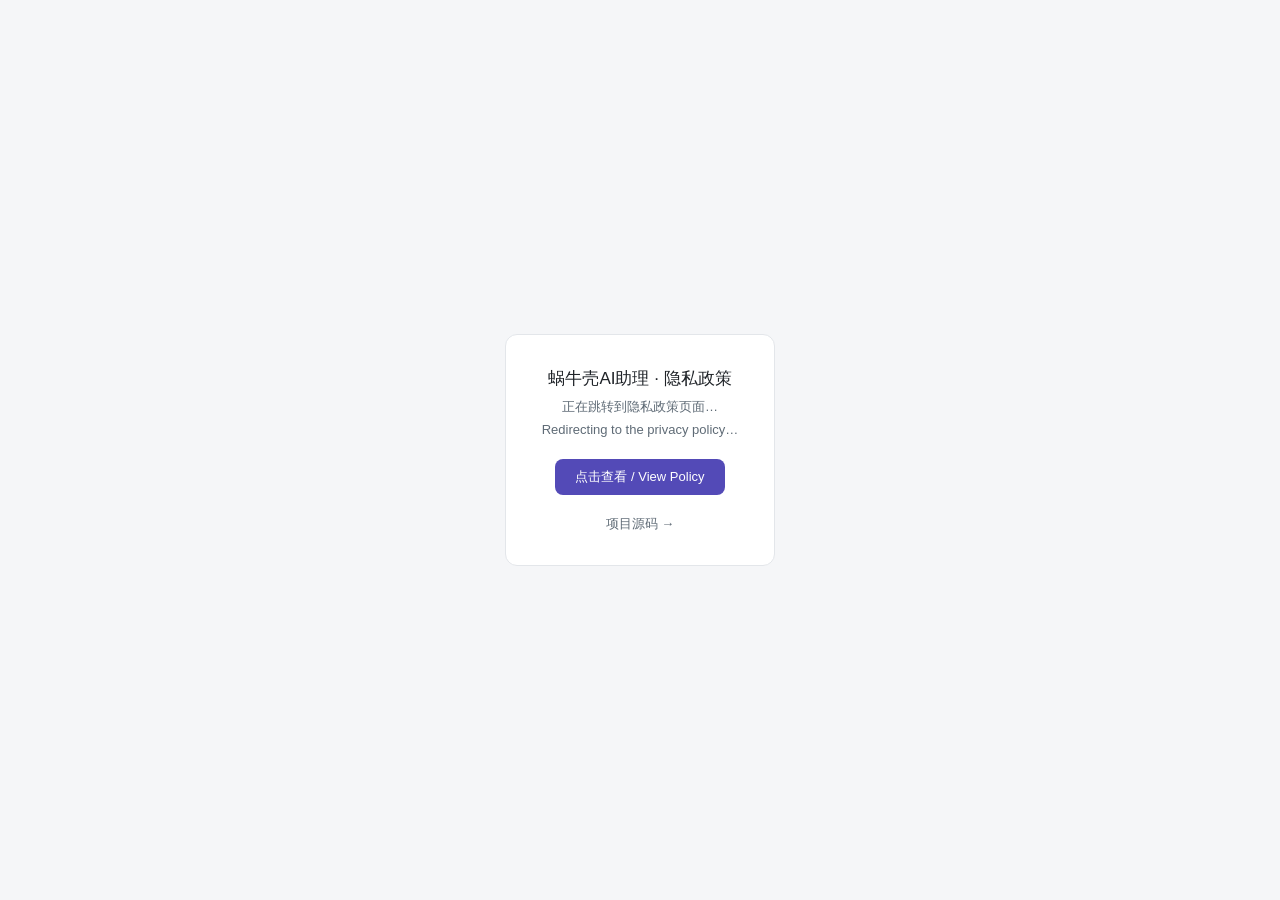
<file: index.html>
<!DOCTYPE html>
<html lang="zh-CN">
<head>
<meta charset="UTF-8">
<meta name="viewport" content="width=device-width, initial-scale=1">
<title>蜗牛壳AI助理 · 隐私政策 / SnailShell AI Assistant — Privacy Policy</title>
<meta http-equiv="refresh" content="3; url=./privacy-policy.html">
<style>
  body {
    margin: 0; min-height: 100vh; display: flex; align-items: center; justify-content: center;
    background: #f5f6f8; color: #1f2328;
    font-family: -apple-system, BlinkMacSystemFont, "Segoe UI", "PingFang SC", "Microsoft YaHei", sans-serif;
  }
  .card {
    max-width: 460px; margin: 24px; padding: 32px 36px; background: #fff;
    border: 1px solid #e3e6ea; border-radius: 12px; text-align: center;
  }
  h1 { margin: 0 0 6px; font-size: 17px; font-weight: 500; }
  p  { margin: 0 0 18px; font-size: 13px; line-height: 1.7; color: #5f6b76; }
  a  { display: inline-block; padding: 9px 20px; background: #534AB7; color: #fff;
       border-radius: 8px; text-decoration: none; font-size: 13px; }
  small { display: block; margin-top: 20px; font-size: 12px; color: #8b95a1; }
</style>
</head>
<body>
  <div class="card">
    <h1>蜗牛壳AI助理 · 隐私政策</h1>
    <p>正在跳转到隐私政策页面…<br>Redirecting to the privacy policy…</p>
    <a href="./privacy-policy.html">点击查看 / View Policy</a>
    <small>
      <a href="https://github.com/SnailOldBro/SnailShell-AI-Assistant" style="background:none;color:#5f6b76;padding:0;">项目源码 →</a>
    </small>
  </div>
</body>
</html>
</file>
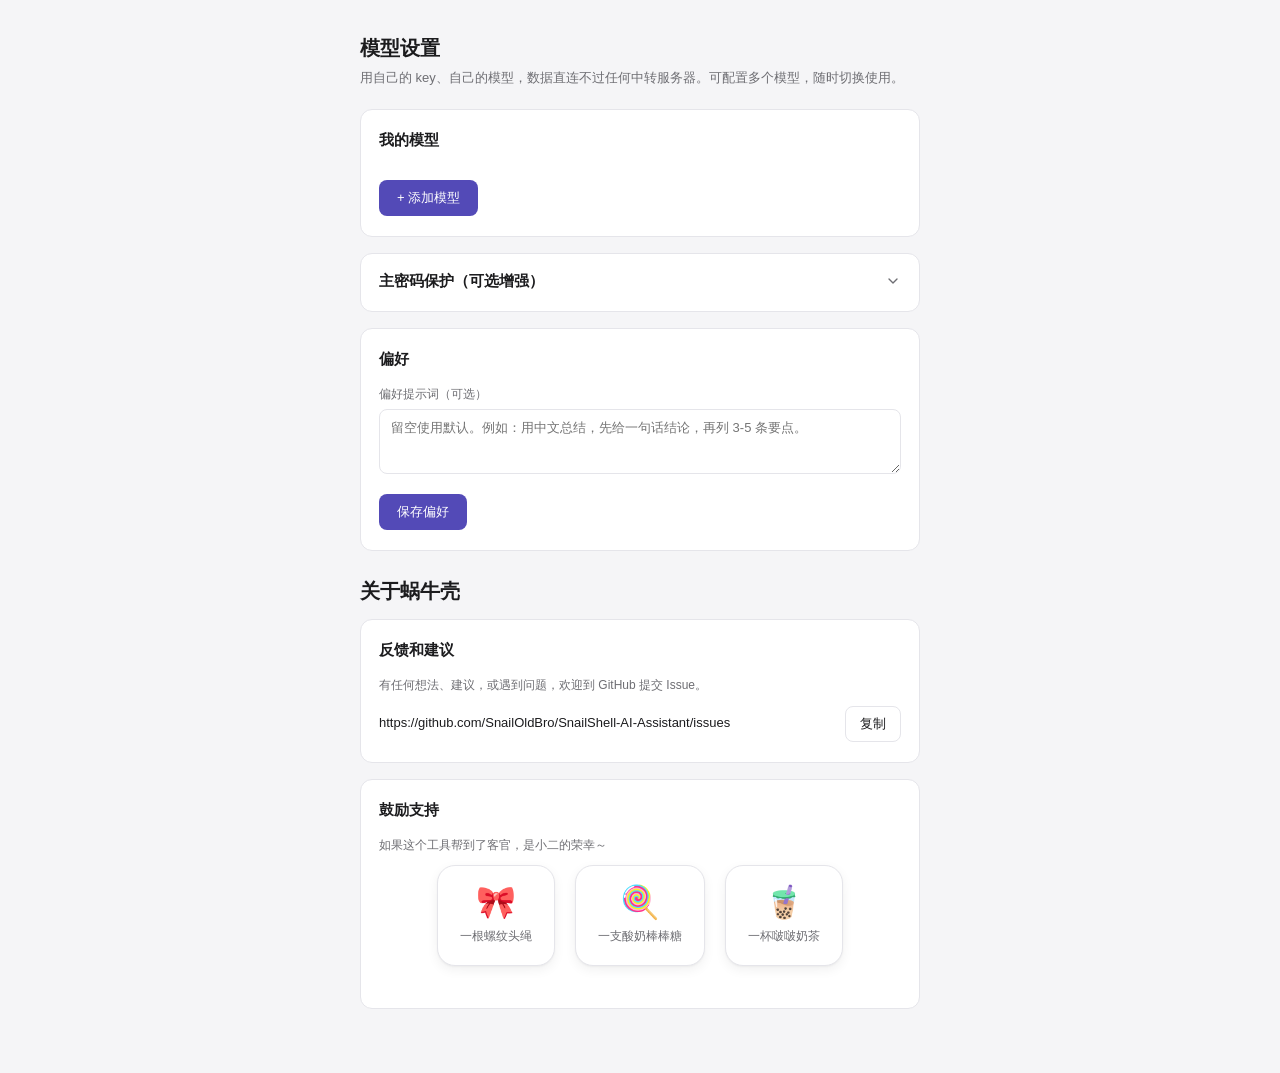
<file: src/options/index.html>
<!DOCTYPE html>
<html lang="zh-CN">
<head>
  <meta charset="UTF-8" />
  <meta name="viewport" content="width=device-width, initial-scale=1.0" />
  <title>蜗牛壳AI助理 · 设置</title>
  <link rel="stylesheet" href="options.css" />
</head>
<body>
  <div class="container">
    <h1>模型设置</h1>
    <p class="subtitle">用自己的 key、自己的模型，数据直连不过任何中转服务器。可配置多个模型，随时切换使用。</p>

    <section class="card">
      <div class="card-title">我的模型</div>
      <div id="modelList" class="model-list"></div>
      <button id="btnAddModel" class="primary" type="button">+ 添加模型</button>
    </section>

    <section class="card hidden" id="editorCard">
      <div class="card-title" id="editorTitle">添加模型</div>
      <label class="field">
        <span>显示名称</span>
        <input type="text" id="mName" placeholder="如：DeepSeek 主模型" autocomplete="off" />
      </label>
      <label class="field">
        <span>服务商预设（可选，快速填充地址）</span>
        <select id="provider">
          <option value="">不选，手动填写</option>
        </select>
      </label>
      <label class="field">
        <span>Base URL</span>
        <input type="text" id="baseUrl" placeholder="https://api.deepseek.com/v1" autocomplete="off" />
      </label>
      <label class="field">
        <span>API Key</span>
        <div class="key-row">
          <input type="password" id="apiKey" placeholder="sk-xxxx" autocomplete="off" />
          <button id="btnToggleKey" class="ghost" type="button">显示</button>
        </div>
        <em class="hint" id="keyHint">Key 只保存在本机浏览器，不经过任何第三方中转。</em>
      </label>
      <label class="field">
        <span>模型名</span>
        <div class="key-row">
          <div class="model-combo">
            <input id="model" placeholder="如 deepseek-chat，或点右侧拉取" autocomplete="off" />
            <div id="modelDropdown" class="model-dropdown hidden"></div>
          </div>
          <button id="btnFetchModels" class="action-btn" type="button">拉取模型</button>
        </div>
        <em class="hint">填好 Base URL 与 Key 后点「拉取模型」自动列出；也可手动填写。</em>
      </label>
      <div class="actions">
        <button id="btnTest" class="action-btn" type="button">测试连接</button>
        <button id="btnSaveModel" class="primary" type="button">保存模型</button>
        <button id="btnCancelEdit" class="ghost" type="button">取消</button>
      </div>
      <div id="status" class="status"></div>
    </section>

    <section class="card">
      <button type="button" class="card-title collapsible-header" id="vaultToggle" aria-expanded="false" aria-controls="vaultBody">
        <span>主密码保护（可选增强）</span>
        <svg class="collapse-icon" viewBox="0 0 24 24" fill="none" stroke="currentColor" stroke-width="2" stroke-linecap="round" stroke-linejoin="round"><polyline points="6 9 12 15 18 9"/></svg>
      </button>
      <div class="collapsible-body hidden" id="vaultBody">
        <p class="subtitle" id="vaultStatus">当前：明文存储，重开浏览器免填 Key。</p>
        <label class="field">
          <span>主密码</span>
          <input type="password" id="vaultPwd" placeholder="至少 4 位，用于加密你的 API Key" autocomplete="off" />
        </label>
        <div class="actions">
          <button id="btnEnableVault" class="ghost" type="button">开启主密码保护</button>
          <button id="btnUnlockVault" class="ghost hidden" type="button">解锁</button>
          <button id="btnLockVault" class="ghost hidden" type="button">立即上锁</button>
          <button id="btnDisableVault" class="ghost hidden" type="button">关闭主密码保护</button>
          <button id="btnResetVault" class="ghost danger hidden" type="button">重置保护（清空 Key）</button>
        </div>
        <p class="hint">开启后，所有 API Key 以密文保存在本机，重开浏览器需输入一次主密码解锁（不必重填完整 Key）。<strong>主密码无法找回</strong>——加密数据不可逆。忘记时只能「重置保护」：清空已加密的 Key，回到明文模式后重新填写。</p>
      </div>
    </section>

    <section class="card">
      <div class="card-title">偏好</div>
      <label class="field">
        <span>偏好提示词（可选）</span>
        <textarea id="summaryPrompt" rows="3" placeholder="留空使用默认。例如：用中文总结，先给一句话结论，再列 3-5 条要点。"></textarea>
      </label>
      <div class="actions">
        <button id="btnSavePrefs" class="primary" type="button">保存偏好</button>
      </div>
    </section>

    <h2 class="about-title">关于蜗牛壳</h2>

    <section class="card">
      <div class="card-title">反馈和建议</div>
      <p class="sub-block-desc">有任何想法、建议，或遇到问题，欢迎到 GitHub 提交 Issue。</p>
      <div class="feedback-row">
        <span class="email" id="emailText">https://github.com/SnailOldBro/SnailShell-AI-Assistant/issues</span>
        <button id="btnCopyEmail" class="ghost" type="button">复制</button>
      </div>
    </section>

    <section class="card">
      <div class="card-title">鼓励支持</div>
      <p class="sub-block-desc">如果这个工具帮到了客官，是小二的荣幸～</p>
      <div class="reward-list">
        <button class="reward-item" data-amount="0.1" type="button">
          <span class="reward-emoji">🎀</span>
          <span class="reward-name">一根螺纹头绳</span>
        </button>
        <button class="reward-item" data-amount="1" type="button">
          <span class="reward-emoji">🍭</span>
          <span class="reward-name">一支酸奶棒棒糖</span>
        </button>
        <button class="reward-item" data-amount="10" type="button">
          <span class="reward-emoji">🧋</span>
          <span class="reward-name">一杯啵啵奶茶</span>
        </button>
      </div>
      <div class="qr-area hidden" id="qrArea">
        <div class="qr-grid">
          <div class="qr-col">
            <img id="qrAlipay" class="qr-image" alt="支付宝收款码" />
            <span class="qr-label">支付宝</span>
          </div>
          <div class="qr-col">
            <img id="qrWechat" class="qr-image" alt="微信收款码" />
            <span class="qr-label">微信</span>
          </div>
        </div>
        <p id="qrAmount" class="qr-amount"></p>
        <p id="rewardThanks" class="reward-thanks"></p>
      </div>
    </section>
  </div>

  <script type="module" src="options.js"></script>
</body>
</html>
</file>
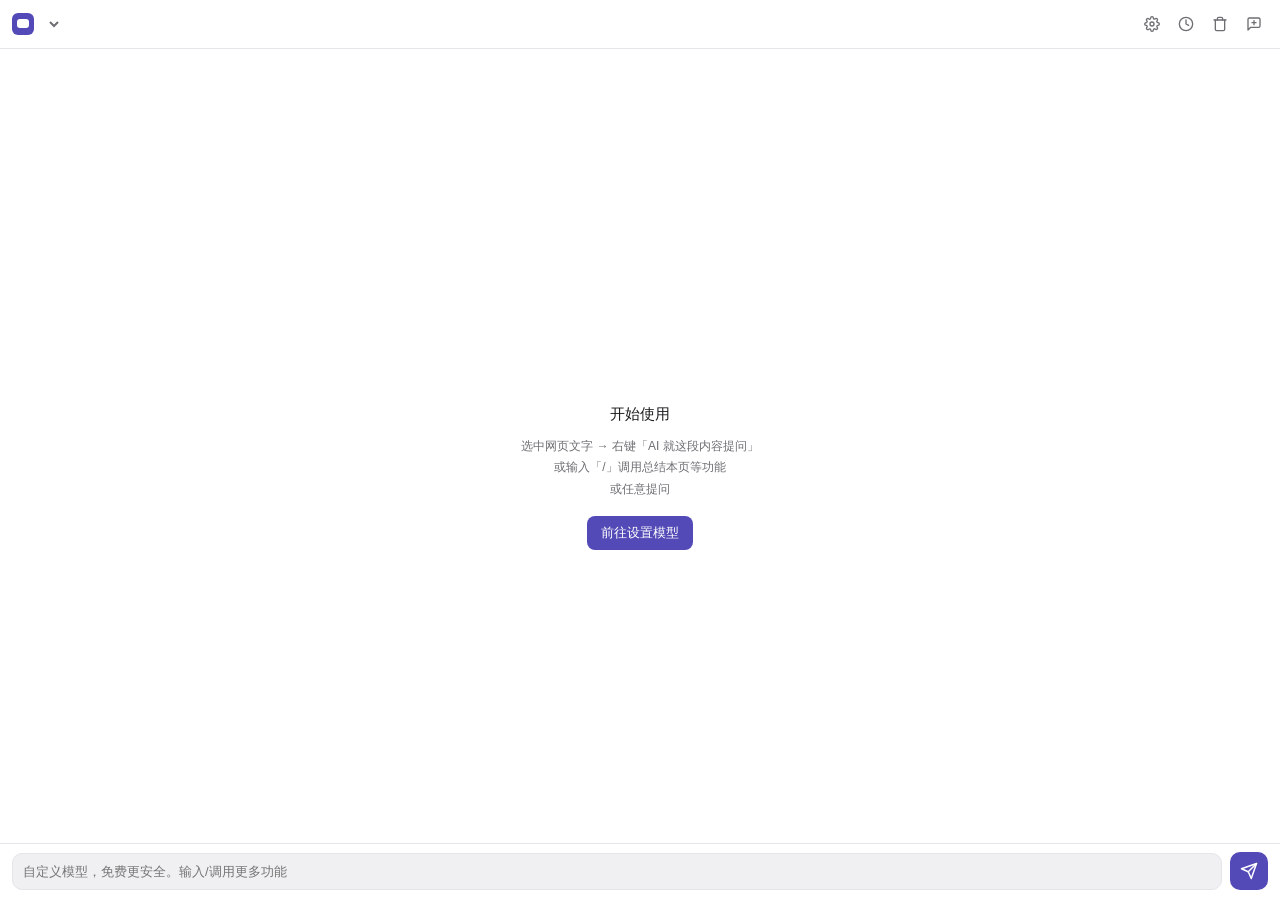
<file: src/sidepanel/index.html>
<!DOCTYPE html>
<html lang="zh-CN">
<head>
  <meta charset="UTF-8" />
  <meta name="viewport" content="width=device-width, initial-scale=1.0" />
  <title>蜗牛壳AI助理</title>
  <link rel="stylesheet" href="style.css" />
</head>
<body>
  <header class="topbar">
    <div class="brand">
      <span class="logo" aria-hidden="true"></span>
      <div class="brand-text">
        <div class="model-name" id="modelName"></div>
        <select id="modelSelect" class="model-select" title="切换模型"></select>
      </div>
    </div>
    <div class="top-actions">
      <button id="btnOptions" class="icon-btn" title="模型设置" aria-label="模型设置">
        <svg viewBox="0 0 24 24" fill="none" stroke="currentColor" stroke-width="2" stroke-linecap="round" stroke-linejoin="round"><circle cx="12" cy="12" r="3"/><path d="M19.4 15a1.65 1.65 0 0 0 .33 1.82l.06.06a2 2 0 0 1 0 2.83 2 2 0 0 1-2.83 0l-.06-.06a1.65 1.65 0 0 0-1.82-.33 1.65 1.65 0 0 0-1 1.51V21a2 2 0 0 1-2 2 2 2 0 0 1-2-2v-.09A1.65 1.65 0 0 0 9 19.4a1.65 1.65 0 0 0-1.82.33l-.06.06a2 2 0 0 1-2.83 0 2 2 0 0 1 0-2.83l.06-.06a1.65 1.65 0 0 0 .33-1.82 1.65 1.65 0 0 0-1.51-1H3a2 2 0 0 1-2-2 2 2 0 0 1 2-2h.09A1.65 1.65 0 0 0 4.6 9a1.65 1.65 0 0 0-.33-1.82l-.06-.06a2 2 0 0 1 0-2.83 2 2 0 0 1 2.83 0l.06.06a1.65 1.65 0 0 0 1.82.33H9a1.65 1.65 0 0 0 1-1.51V3a2 2 0 0 1 2-2 2 2 0 0 1 2 2v.09a1.65 1.65 0 0 0 1 1.51 1.65 1.65 0 0 0 1.82-.33l.06-.06a2 2 0 0 1 2.83 0 2 2 0 0 1 0 2.83l-.06.06a1.65 1.65 0 0 0-.33 1.82V9a1.65 1.65 0 0 0 1.51 1H21a2 2 0 0 1 2 2 2 2 0 0 1-2 2h-.09a1.65 1.65 0 0 0-1.51 1z"/></svg>
      </button>
      <button id="btnHistory" class="icon-btn" title="历史记录" aria-label="历史记录">
        <svg viewBox="0 0 24 24" fill="none" stroke="currentColor" stroke-width="2" stroke-linecap="round" stroke-linejoin="round"><circle cx="12" cy="12" r="10"/><polyline points="12 6 12 12 16 14"/></svg>
      </button>
      <button id="btnClear" class="icon-btn" title="清空对话" aria-label="清空对话">
        <svg viewBox="0 0 24 24" fill="none" stroke="currentColor" stroke-width="2" stroke-linecap="round" stroke-linejoin="round"><polyline points="3 6 5 6 21 6"/><path d="M19 6v14a2 2 0 0 1-2 2H7a2 2 0 0 1-2-2V6m3 0V4a2 2 0 0 1 2-2h4a2 2 0 0 1 2 2v2"/></svg>
      </button>
      <button id="btnNewChat" class="icon-btn" title="新建对话" aria-label="新建对话">
        <svg viewBox="0 0 24 24" fill="none" stroke="currentColor" stroke-width="2" stroke-linecap="round" stroke-linejoin="round"><path d="M21 15a2 2 0 0 1-2 2H7l-4 4V5a2 2 0 0 1 2-2h14a2 2 0 0 1 2 2z"/><line x1="12" y1="7" x2="12" y2="13"/><line x1="9" y1="10" x2="15" y2="10"/></svg>
      </button>
    </div>
  </header>

  <main id="chat" class="chat"></main>

  <div id="emptyState" class="empty-state">
    <p class="empty-title">开始使用</p>
    <p class="empty-desc">
      选中网页文字 → 右键「AI 就这段内容提问」<br />
      或输入「/」调用总结本页等功能<br />
      或任意提问
    </p>
    <button id="btnEmptyOptions" class="primary">前往设置模型</button>
  </div>

  <div id="unlockPanel" class="unlock-panel hidden">
    <div class="unlock-box">
      <p class="unlock-title">已开启主密码保护</p>
      <p class="unlock-desc">输入主密码解锁你的 API Key（仅本次会话有效）</p>
      <input type="password" id="unlockInput" placeholder="主密码" autocomplete="off" />
      <div class="unlock-actions">
        <button id="btnUnlock" class="primary">解锁</button>
        <button id="btnUnlockOptions" class="link">去设置页修改</button>
      </div>
      <div id="unlockErr" class="error hidden"></div>
      <p class="unlock-forgot">忘记主密码？去设置页「重置保护」——会清空已加密的 Key 并重新填写。</p>
    </div>
  </div>

  <div id="historyPanel" class="history-panel hidden">
    <div class="history-head">
      <span class="history-title">历史记录</span>
      <div class="history-head-actions">
        <button id="btnHistoryBatch" class="link" title="批量删除">批量删除</button>
        <button id="btnHistoryClose" class="close-x" title="关闭" aria-label="关闭">×</button>
      </div>
    </div>
    <div id="historyList" class="history-list"></div>
    <div id="historyBatchBar" class="history-batch-bar hidden">
      <span id="historyBatchCount" class="history-batch-count">已选 0 项</span>
      <button id="btnHistoryDeleteSelected" class="danger-btn" disabled>删除所选</button>
    </div>
  </div>

  <footer class="composer">
    <div id="quoteBar" class="quote-bar hidden">
      <span class="quote-tag">引用</span>
      <span class="quote-text" id="quoteText"></span>
      <button id="btnQuoteClose" class="close-x" title="取消引用" aria-label="取消引用">×</button>
    </div>
    <div id="commandMenu" class="command-menu hidden"></div>
    <div class="input-row">
      <textarea id="input" placeholder="自定义模型，免费更安全。输入/调用更多功能" rows="1"></textarea>
      <button id="btnSend" class="send" title="发送" aria-label="发送">
        <svg viewBox="0 0 24 24" fill="none" stroke="currentColor" stroke-width="2" stroke-linecap="round" stroke-linejoin="round"><line x1="22" y1="2" x2="11" y2="13"/><polygon points="22 2 15 22 11 13 2 9 22 2"/></svg>
      </button>
    </div>
  </footer>

  <script type="module" src="app.js"></script>
</body>
</html>
</file>
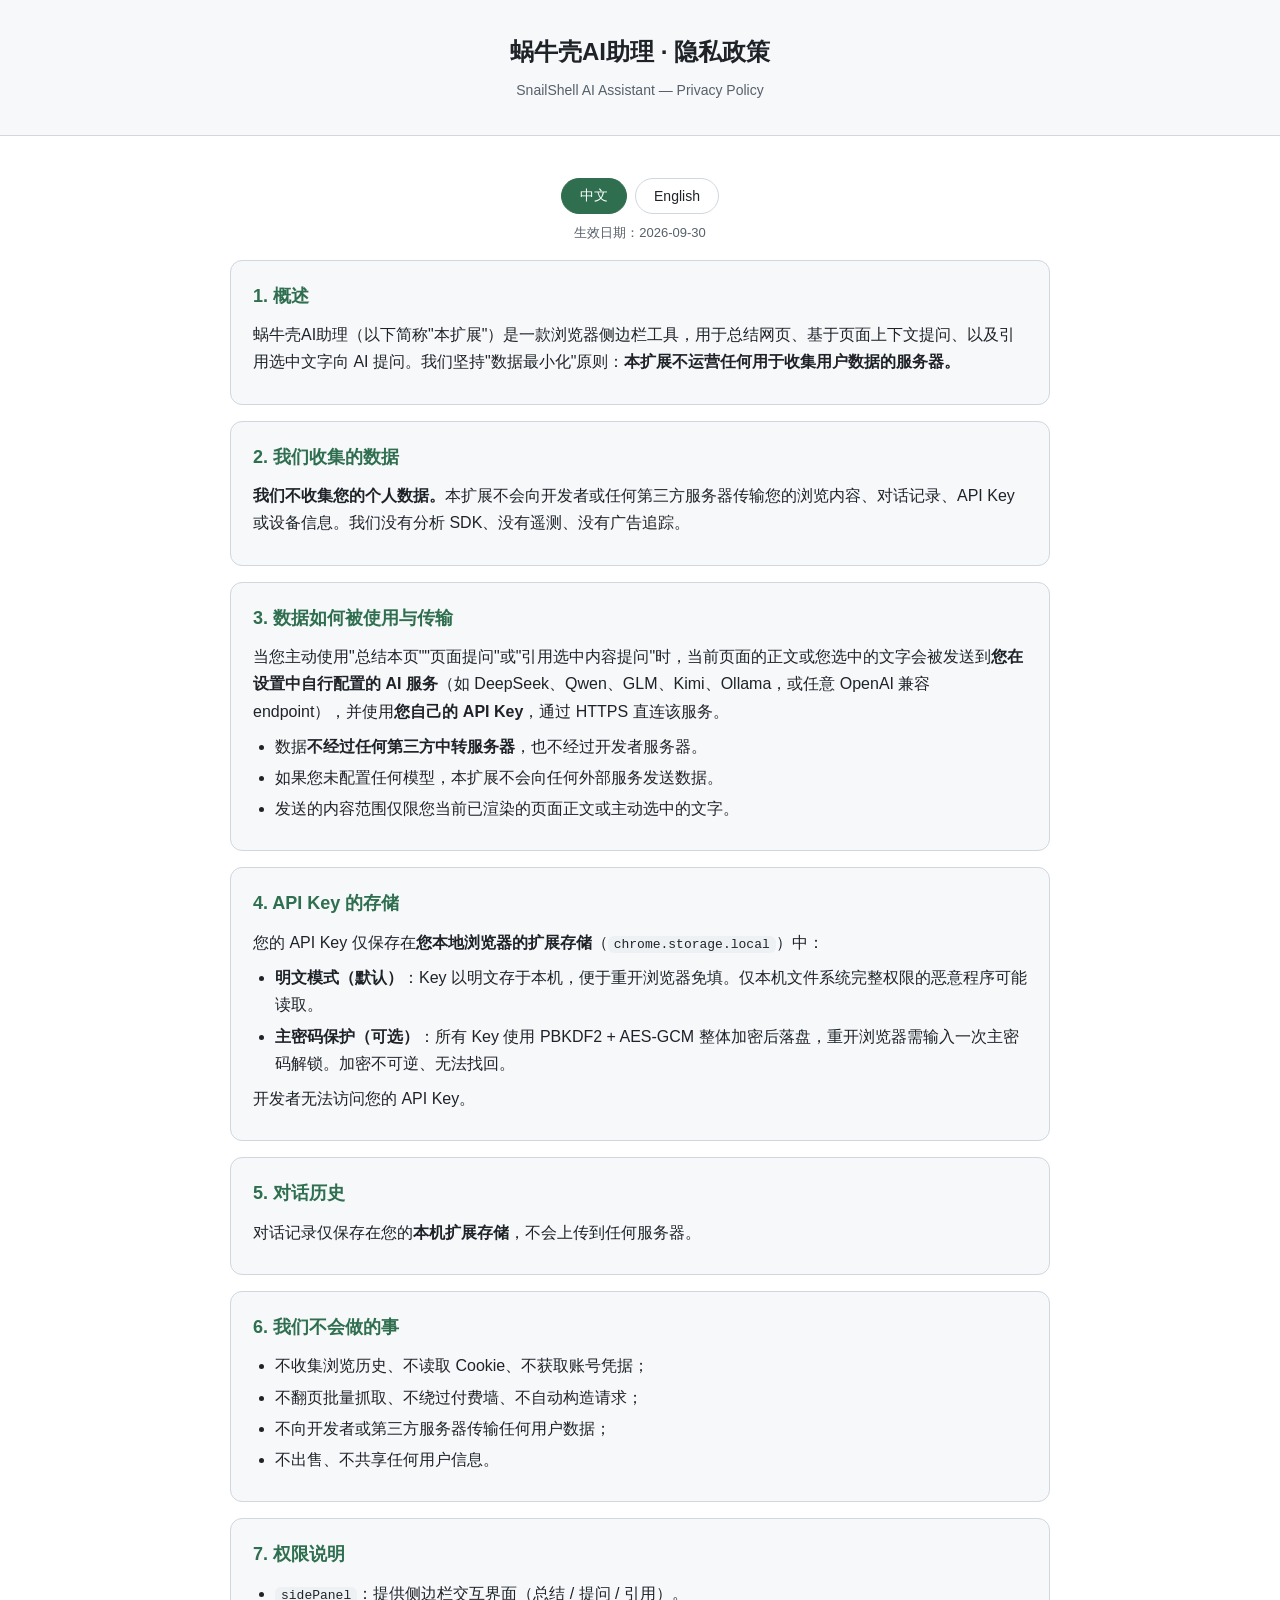
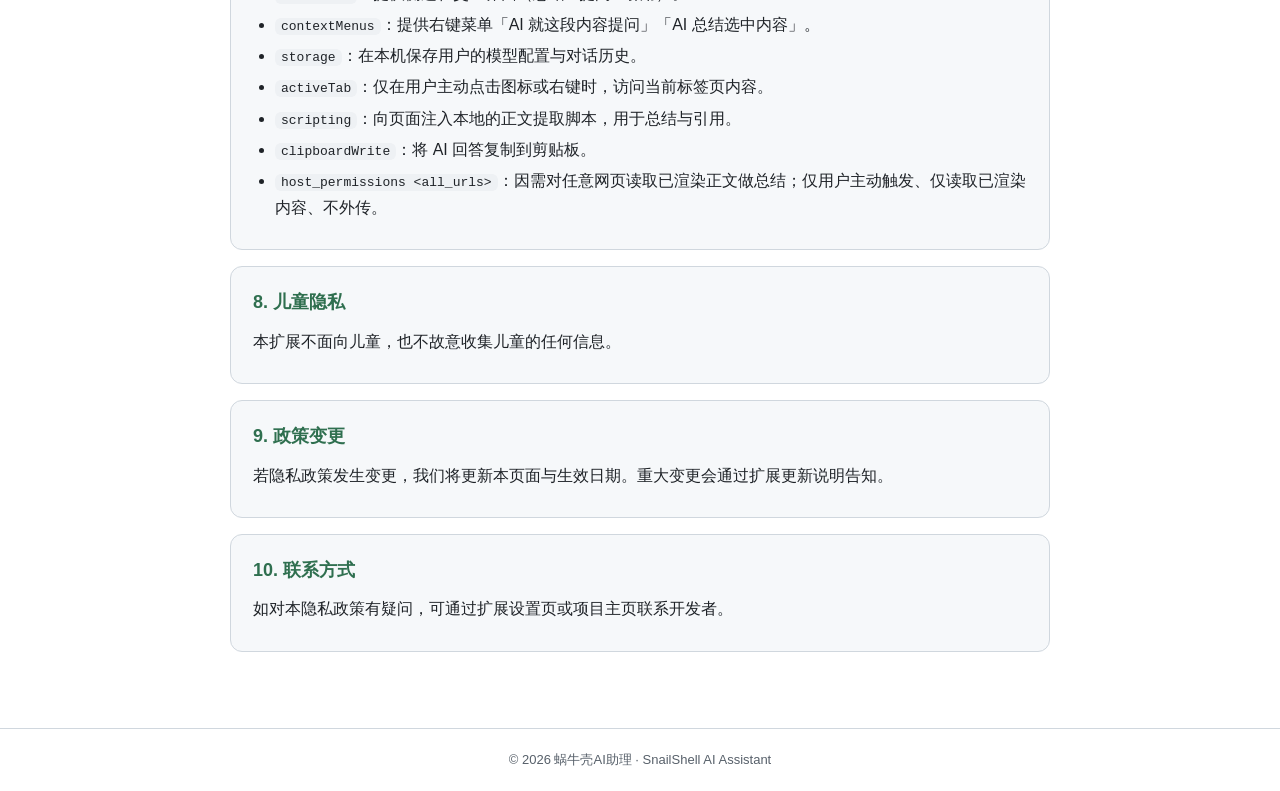
<file: privacy-policy.html>
<!DOCTYPE html>
<html lang="zh-CN">
<head>
<meta charset="UTF-8">
<meta name="viewport" content="width=device-width, initial-scale=1.0">
<title>蜗牛壳AI助理 · 隐私政策 / Privacy Policy</title>
<style>
  :root { --fg:#1f2328; --muted:#57606a; --accent:#2f6f4f; --bg:#ffffff; --card:#f6f8fa; --border:#d0d7de; }
  * { box-sizing: border-box; }
  body { margin:0; font-family:-apple-system,BlinkMacSystemFont,"Segoe UI",Roboto,"Helvetica Neue","PingFang SC","Microsoft YaHei",sans-serif; color:var(--fg); background:var(--bg); line-height:1.7; }
  header { background:var(--card); border-bottom:1px solid var(--border); padding:32px 20px; text-align:center; }
  header h1 { margin:0 0 6px; font-size:24px; }
  header p { margin:0; color:var(--muted); font-size:14px; }
  .wrap { max-width:860px; margin:0 auto; padding:24px 20px 60px; }
  .lang-switch { display:flex; gap:8px; justify-content:center; margin:18px 0 6px; }
  .lang-switch button { cursor:pointer; border:1px solid var(--border); background:#fff; color:var(--fg); padding:8px 18px; border-radius:999px; font-size:14px; }
  .lang-switch button.active { background:var(--accent); color:#fff; border-color:var(--accent); }
  .lang-content { display:none; }
  .lang-content.active { display:block; }
  section { background:var(--card); border:1px solid var(--border); border-radius:12px; padding:20px 22px; margin:16px 0; }
  section h2 { margin:0 0 10px; font-size:18px; color:var(--accent); }
  section p { margin:8px 0; }
  ul { margin:8px 0; padding-left:22px; }
  li { margin:4px 0; }
  .updated { text-align:center; color:var(--muted); font-size:13px; margin-top:8px; }
  code { background:#eef1f4; padding:1px 6px; border-radius:6px; font-size:13px; }
  footer { text-align:center; color:var(--muted); font-size:13px; padding:20px; border-top:1px solid var(--border); }
</style>
</head>
<body>
<header>
  <h1>蜗牛壳AI助理 · 隐私政策</h1>
  <p>SnailShell AI Assistant — Privacy Policy</p>
</header>

<div class="wrap">
  <div class="lang-switch">
    <button id="btn-zh" class="active" onclick="switchLang('zh')">中文</button>
    <button id="btn-en" onclick="switchLang('en')">English</button>
  </div>

  <!-- ===== 中文 ===== -->
  <div id="zh" class="lang-content active">
    <p class="updated">生效日期：2026-09-30</p>

    <section>
      <h2>1. 概述</h2>
      <p>蜗牛壳AI助理（以下简称"本扩展"）是一款浏览器侧边栏工具，用于总结网页、基于页面上下文提问、以及引用选中文字向 AI 提问。我们坚持"数据最小化"原则：<strong>本扩展不运营任何用于收集用户数据的服务器。</strong></p>
    </section>

    <section>
      <h2>2. 我们收集的数据</h2>
      <p><strong>我们不收集您的个人数据。</strong>本扩展不会向开发者或任何第三方服务器传输您的浏览内容、对话记录、API Key 或设备信息。我们没有分析 SDK、没有遥测、没有广告追踪。</p>
    </section>

    <section>
      <h2>3. 数据如何被使用与传输</h2>
      <p>当您主动使用"总结本页""页面提问"或"引用选中内容提问"时，当前页面的正文或您选中的文字会被发送到<strong>您在设置中自行配置的 AI 服务</strong>（如 DeepSeek、Qwen、GLM、Kimi、Ollama，或任意 OpenAI 兼容 endpoint），并使用<strong>您自己的 API Key</strong>，通过 HTTPS 直连该服务。</p>
      <ul>
        <li>数据<strong>不经过任何第三方中转服务器</strong>，也不经过开发者服务器。</li>
        <li>如果您未配置任何模型，本扩展不会向任何外部服务发送数据。</li>
        <li>发送的内容范围仅限您当前已渲染的页面正文或主动选中的文字。</li>
      </ul>
    </section>

    <section>
      <h2>4. API Key 的存储</h2>
      <p>您的 API Key 仅保存在<strong>您本地浏览器的扩展存储</strong>（<code>chrome.storage.local</code>）中：</p>
      <ul>
        <li><strong>明文模式（默认）</strong>：Key 以明文存于本机，便于重开浏览器免填。仅本机文件系统完整权限的恶意程序可能读取。</li>
        <li><strong>主密码保护（可选）</strong>：所有 Key 使用 PBKDF2 + AES-GCM 整体加密后落盘，重开浏览器需输入一次主密码解锁。加密不可逆、无法找回。</li>
      </ul>
      <p>开发者无法访问您的 API Key。</p>
    </section>

    <section>
      <h2>5. 对话历史</h2>
      <p>对话记录仅保存在您的<strong>本机扩展存储</strong>，不会上传到任何服务器。</p>
    </section>

    <section>
      <h2>6. 我们不会做的事</h2>
      <ul>
        <li>不收集浏览历史、不读取 Cookie、不获取账号凭据；</li>
        <li>不翻页批量抓取、不绕过付费墙、不自动构造请求；</li>
        <li>不向开发者或第三方服务器传输任何用户数据；</li>
        <li>不出售、不共享任何用户信息。</li>
      </ul>
    </section>

    <section>
      <h2>7. 权限说明</h2>
      <ul>
        <li><code>sidePanel</code>：提供侧边栏交互界面（总结 / 提问 / 引用）。</li>
        <li><code>contextMenus</code>：提供右键菜单「AI 就这段内容提问」「AI 总结选中内容」。</li>
        <li><code>storage</code>：在本机保存用户的模型配置与对话历史。</li>
        <li><code>activeTab</code>：仅在用户主动点击图标或右键时，访问当前标签页内容。</li>
        <li><code>scripting</code>：向页面注入本地的正文提取脚本，用于总结与引用。</li>
        <li><code>clipboardWrite</code>：将 AI 回答复制到剪贴板。</li>
        <li><code>host_permissions &lt;all_urls&gt;</code>：因需对任意网页读取已渲染正文做总结；仅用户主动触发、仅读取已渲染内容、不外传。</li>
      </ul>
    </section>

    <section>
      <h2>8. 儿童隐私</h2>
      <p>本扩展不面向儿童，也不故意收集儿童的任何信息。</p>
    </section>

    <section>
      <h2>9. 政策变更</h2>
      <p>若隐私政策发生变更，我们将更新本页面与生效日期。重大变更会通过扩展更新说明告知。</p>
    </section>

    <section>
      <h2>10. 联系方式</h2>
      <p>如对本隐私政策有疑问，可通过扩展设置页或项目主页联系开发者。</p>
    </section>
  </div>

  <!-- ===== English ===== -->
  <div id="en" class="lang-content">
    <p class="updated">Effective: 2026-09-30</p>

    <section>
      <h2>1. Overview</h2>
      <p>SnailShell AI Assistant (the "Extension") is a browser side-panel tool that summarizes web pages, answers questions with page context, and lets you quote selected text to chat with an AI. We follow data minimization: <strong>the Extension operates no server that collects user data.</strong></p>
    </section>

    <section>
      <h2>2. What we collect</h2>
      <p><strong>We collect no personal data.</strong> The Extension transmits no browsing content, chat history, API keys, or device information to the developer or any third-party server. There are no analytics SDKs, telemetry, or ad trackers.</p>
    </section>

    <section>
      <h2>3. How data is used and transmitted</h2>
      <p>When you actively use "Summarize this page", "Ask about this page", or "Ask about the selected text", the page's main text or your selected text is sent to <strong>the AI service you configure yourself</strong> in settings (e.g. DeepSeek, Qwen, GLM, Kimi, Ollama, or any OpenAI-compatible endpoint), using <strong>your own API key</strong>, over HTTPS directly to that service.</p>
      <ul>
        <li>Data passes through <strong>no third-party relay and no developer server</strong>.</li>
        <li>If you configure no model, the Extension sends nothing to any external service.</li>
        <li>Only the rendered page text or your explicitly selected text is sent.</li>
      </ul>
    </section>

    <section>
      <h2>4. Storage of API keys</h2>
      <p>Your API keys are stored only in <strong>your local browser extension storage</strong> (<code>chrome.storage.local</code>):</p>
      <ul>
        <li><strong>Plaintext mode (default)</strong>: keys stored on your device for convenience; only malware with full local filesystem access could read them.</li>
        <li><strong>Master-password protection (optional)</strong>: all keys are encrypted with PBKDF2 + AES-GCM before being stored; unlock requires the master password once per browser launch. Encryption is irreversible.</li>
      </ul>
      <p>The developer cannot access your API keys.</p>
    </section>

    <section>
      <h2>5. Conversation history</h2>
      <p>Chat history is stored only in your <strong>local extension storage</strong> and is never uploaded.</p>
    </section>

    <section>
      <h2>6. What we do NOT do</h2>
      <ul>
        <li>No browsing-history collection, no cookie reading, no credential access;</li>
        <li>No bulk crawling, no paywall bypass, no automated request construction;</li>
        <li>No transmission of any user data to the developer or third parties;</li>
        <li>No sale or sharing of user information.</li>
      </ul>
    </section>

    <section>
      <h2>7. Permissions</h2>
      <ul>
        <li><code>sidePanel</code>: provides the side-panel UI (summarize / ask / quote).</li>
        <li><code>contextMenus</code>: provides right-click menus "Ask AI about this selection" and "Summarize selection".</li>
        <li><code>storage</code>: stores your model config and chat history locally.</li>
        <li><code>activeTab</code>: accesses the current tab only when you click the icon or right-click.</li>
        <li><code>scripting</code>: injects the local content-extraction script for summarizing and quoting.</li>
        <li><code>clipboardWrite</code>: copies AI answers to the clipboard.</li>
        <li><code>host_permissions &lt;all_urls&gt;</code>: needed to read rendered page text on any site for summarization; triggered only by the user, reads only rendered content, sends nothing.</li>
      </ul>
    </section>

    <section>
      <h2>8. Children</h2>
      <p>The Extension is not directed to children and does not knowingly collect information from children.</p>
    </section>

    <section>
      <h2>9. Changes</h2>
      <p>If this policy changes, we will update this page and its effective date. Material changes will be noted in the extension update notes.</p>
    </section>

    <section>
      <h2>10. Contact</h2>
      <p>For questions about this privacy policy, contact the developer via the extension's settings page or project homepage.</p>
    </section>
  </div>
</div>

<footer>© 2026 蜗牛壳AI助理 · SnailShell AI Assistant</footer>

<script>
  function switchLang(lang) {
    document.getElementById('zh').classList.toggle('active', lang === 'zh');
    document.getElementById('en').classList.toggle('active', lang === 'en');
    document.getElementById('btn-zh').classList.toggle('active', lang === 'zh');
    document.getElementById('btn-en').classList.toggle('active', lang === 'en');
  }
</script>
</body>
</html>
</file>
<file: src/options/options.css>
/* ============================================================
   options.css —— 设置页样式（浅色 / 深色自适应）
   ============================================================ */

:root {
  --bg: #f5f5f7;
  --card: #ffffff;
  --text: #1c1c1e;
  --text-soft: #6e6e73;
  --border: #e5e5ea;
  --accent: #534ab7;
  --blue: #2563eb;
  --danger: #d93025;
  --ok: #1d9e75;
  --input-bg: #ffffff;
}

@media (prefers-color-scheme: dark) {
  :root {
    --bg: #171719;
    --card: #232326;
    --text: #f2f2f7;
    --text-soft: #a1a1aa;
    --border: #3a3a3c;
    --accent: #8f86e8;
    --blue: #5b9bff;
    --danger: #ff6b6b;
    --ok: #5dcaa5;
    --input-bg: #2c2c2e;
  }
}

* { box-sizing: border-box; margin: 0; padding: 0; }

body {
  background: var(--bg);
  color: var(--text);
  font-family: -apple-system, BlinkMacSystemFont, "Segoe UI", "PingFang SC",
    "Microsoft YaHei", sans-serif;
  font-size: 14px;
  line-height: 1.6;
  padding: 32px 16px 48px;
}

.container { max-width: 560px; margin: 0 auto; }

h1 { font-size: 20px; font-weight: 600; }

.subtitle { color: var(--text-soft); font-size: 13px; margin: 4px 0 20px; }

.card {
  background: var(--card);
  border: 1px solid var(--border);
  border-radius: 12px;
  padding: 18px 18px 20px;
  margin-bottom: 16px;
}

.card-title { font-size: 15px; font-weight: 600; margin-bottom: 14px; }

/* 折叠卡片头（默认折叠，点击展开/收起） */
.card-title.collapsible-header {
  display: flex;
  align-items: center;
  justify-content: space-between;
  gap: 8px;
  width: 100%;
  margin-bottom: 0;
  padding: 0;
  background: none;
  border: none;
  cursor: pointer;
  font-family: inherit;
  color: var(--text);
  text-align: left;
  -webkit-appearance: none;
  appearance: none;
}
.collapsible-header .collapse-icon {
  width: 16px;
  height: 16px;
  flex-shrink: 0;
  color: var(--text-soft);
  transition: transform 0.2s ease;
}
.collapsible-header[aria-expanded="true"] .collapse-icon { transform: rotate(180deg); }
.collapsible-body { margin-top: 14px; }

.field { display: block; margin-bottom: 14px; }
.field > span {
  display: block;
  font-size: 12px;
  color: var(--text-soft);
  margin-bottom: 5px;
}

input, select, textarea {
  width: 100%;
  padding: 9px 11px;
  border: 1px solid var(--border);
  border-radius: 8px;
  background: var(--input-bg);
  color: var(--text);
  font-size: 13px;
  font-family: inherit;
  outline: none;
}
input:focus, select:focus, textarea:focus { border-color: var(--accent); }
textarea { resize: vertical; }
input:disabled { opacity: 0.6; cursor: not-allowed; }

.key-row { display: flex; gap: 8px; }
.key-row input { flex: 1; }

.hint { font-style: normal; color: var(--text-soft); font-size: 12px; display: block; margin-top: 5px; }

.actions { display: flex; gap: 10px; margin-top: 6px; align-items: center; }

button.primary {
  border: none;
  background: var(--accent);
  color: #fff;
  border-radius: 8px;
  padding: 9px 18px;
  font-size: 13px;
  cursor: pointer;
}
button.primary:hover { opacity: 0.92; }

button.ghost {
  border: 1px solid var(--border);
  background: var(--card);
  color: var(--text);
  border-radius: 8px;
  padding: 8px 14px;
  font-size: 13px;
  cursor: pointer;
}
button.ghost:hover { border-color: var(--accent); color: var(--accent); }

button.ghost.danger { color: var(--danger); }
button.ghost.danger:hover { border-color: var(--danger); color: var(--danger); }

/* 拉取模型 / 测试连接按钮（主色蓝 + 状态反馈） */
button.action-btn {
  border: none;
  background: var(--blue);
  color: #fff;
  border-radius: 8px;
  padding: 8px 14px;
  font-size: 13px;
  cursor: pointer;
  transition: background 0.2s ease;
  flex-shrink: 0;
}
button.action-btn:hover { opacity: 0.92; }
button.action-btn.loading { animation: btnPulse 0.9s ease-in-out infinite; cursor: wait; }
button.action-btn.success { background: var(--ok); }
button.action-btn.error { background: var(--danger); }

@keyframes btnPulse { 0%, 100% { opacity: 1; } 50% { opacity: 0.5; } }

/* 拉取成功后模型输入框高亮 */
#model.highlight {
  border-color: var(--ok) !important;
  border-width: 2px !important;
  box-shadow: 0 0 0 3px rgba(29, 158, 117, 0.18);
}

.hidden { display: none !important; }

.status { margin-top: 12px; font-size: 12px; color: var(--text-soft); word-break: break-word; }

/* ---------- 模型列表 ---------- */
.model-list { display: flex; flex-direction: column; gap: 10px; margin-bottom: 14px; }

.model-empty {
  color: var(--text-soft);
  font-size: 13px;
  padding: 12px;
  border: 1px dashed var(--border);
  border-radius: 8px;
  text-align: center;
}

.model-item {
  display: flex;
  align-items: center;
  justify-content: space-between;
  gap: 10px;
  border: 1px solid var(--border);
  border-radius: 10px;
  padding: 10px 12px;
}
.model-item.active { border-color: var(--accent); background: var(--input-bg); }

.model-info { min-width: 0; flex: 1; }

.model-name {
  font-size: 13px;
  font-weight: 500;
  line-height: 1.3;
  display: flex;
  align-items: center;
  gap: 6px;
  flex-wrap: wrap;
}

.badge {
  font-size: 11px;
  color: #fff;
  background: var(--accent);
  border-radius: 4px;
  padding: 1px 6px;
  font-weight: 400;
}

.model-sub {
  font-size: 12px;
  color: var(--text-soft);
  white-space: nowrap;
  overflow: hidden;
  text-overflow: ellipsis;
  margin-top: 2px;
  line-height: 1.3;
}

.model-actions { display: flex; gap: 6px; flex-shrink: 0; }
.model-actions button { padding: 5px 10px; font-size: 12px; }

/* 模型名自定义下拉（展开显示所有拉取到的模型） */
.model-combo { position: relative; flex: 1; }
.model-combo input { width: 100%; }

.model-dropdown {
  position: absolute;
  top: calc(100% + 4px);
  left: 0;
  right: 0;
  max-height: 220px;
  overflow-y: auto;
  background: var(--card);
  border: 1px solid var(--border);
  border-radius: 8px;
  box-shadow: 0 6px 20px rgba(0, 0, 0, 0.14);
  z-index: 20;
}

.model-option {
  padding: 8px 12px;
  font-size: 13px;
  cursor: pointer;
  color: var(--text);
  white-space: nowrap;
  overflow: hidden;
  text-overflow: ellipsis;
}
.model-option:hover { background: var(--bg); }

/* ---------- 关于 / 反馈 / 鼓励支持 ---------- */
/* 「关于蜗牛壳」标题放在卡片外，字号与「模型设置」一致 */
.about-title { font-size: 20px; font-weight: 600; margin: 24px 0 12px 0; }

.sub-block-desc { font-size: 12px; color: var(--text-soft); margin-bottom: 10px; }

.feedback-row { display: flex; align-items: center; gap: 10px; }
.email {
  font-size: 13px;
  color: var(--text);
  flex: 1;
  min-width: 0;
  word-break: break-all;
}
button.ghost.copied { border-color: var(--ok); color: var(--ok); }

/* 商品项：居中显示，emoji 装饰，不显示金额；立体卡片 + 适度分散 */
.reward-list { display: flex; gap: 20px; flex-wrap: wrap; justify-content: center; margin-bottom: 22px; }
.reward-item {
  display: flex;
  flex-direction: column;
  align-items: center;
  justify-content: center;
  gap: 10px;
  border: 1px solid var(--border);
  background: var(--card);
  border-radius: 18px;
  padding: 20px 22px;
  cursor: pointer;
  min-width: 112px;
  text-align: center;
  box-shadow: 0 1px 2px rgba(0, 0, 0, 0.04), 0 4px 12px rgba(0, 0, 0, 0.06);
  transition: transform 0.18s ease, box-shadow 0.18s ease, border-color 0.18s ease, background 0.18s ease;
}
.reward-item:hover {
  border-color: var(--accent);
  transform: translateY(-5px);
  box-shadow: 0 4px 8px rgba(0, 0, 0, 0.06), 0 14px 28px rgba(0, 0, 0, 0.12);
}
.reward-item.active {
  border-color: var(--accent);
  background: var(--input-bg);
  transform: translateY(-2px);
  box-shadow: 0 2px 4px rgba(0, 0, 0, 0.05), 0 8px 20px rgba(83, 74, 183, 0.20);
}
.reward-emoji { font-size: 32px; line-height: 1; }
.reward-name { font-size: 12px; color: var(--text-soft); }

/* 暗色下用更深阴影 + 强调色光晕保持立体感 */
@media (prefers-color-scheme: dark) {
  .reward-item { box-shadow: 0 1px 2px rgba(0, 0, 0, 0.3), 0 4px 14px rgba(0, 0, 0, 0.4); }
  .reward-item:hover { box-shadow: 0 4px 8px rgba(0, 0, 0, 0.35), 0 16px 30px rgba(0, 0, 0, 0.5); }
  .reward-item.active { box-shadow: 0 2px 4px rgba(0, 0, 0, 0.3), 0 8px 22px rgba(143, 134, 232, 0.28); }
}

/* 收款码：默认隐藏，点击商品后显示支付宝 + 微信双码，金额在二维码下方 */
.qr-area {
  display: flex;
  flex-direction: column;
  align-items: center;
  gap: 12px;
  padding-top: 6px;
}
.qr-grid { display: flex; gap: 18px; justify-content: center; flex-wrap: wrap; }
.qr-col { display: flex; flex-direction: column; align-items: center; gap: 6px; }
.qr-image {
  /* 原图 399×495 竖版：按原比例展示，不压成正方形，方便扫码 */
  width: 240px;
  height: auto;
  aspect-ratio: 399 / 495;
  background: var(--bg);
  border: 1px solid var(--border);
  border-radius: 10px;
  object-fit: contain;
}
.qr-label { font-size: 12px; color: var(--text-soft); }
.qr-amount { font-size: 15px; font-weight: 600; color: var(--accent); }
.reward-thanks { font-size: 13px; color: var(--text); text-align: center; }
</file>
<file: src/sidepanel/style.css>
/* ============================================================
   style.css —— 侧边栏样式（浅色 / 深色自适应）
   ============================================================ */

:root {
  --bg: #ffffff;
  --bg-soft: #f5f5f7;
  --bg-input: #f0f0f3;
  --text: #1c1c1e;
  --text-soft: #6e6e73;
  --border: #e5e5ea;
  --accent: #534ab7;
  --accent-soft: #eeedfe;
  --user-bubble: #534ab7;
  --user-text: #ffffff;
  --assistant-bubble: #f0f0f3;
  --danger: #d93025;
  --quote-bg: #eef6ff;
  --quote-border: #85b7eb;
}

@media (prefers-color-scheme: dark) {
  :root {
    --bg: #1c1c1e;
    --bg-soft: #2c2c2e;
    --bg-input: #2c2c2e;
    --text: #f2f2f7;
    --text-soft: #a1a1aa;
    --border: #3a3a3c;
    --accent: #8f86e8;
    --accent-soft: #2c2a4a;
    --user-bubble: #6c5ce0;
    --user-text: #ffffff;
    --assistant-bubble: #2c2c2e;
    --danger: #ff6b6b;
    --quote-bg: #16233a;
    --quote-border: #378add;
  }
}

* { box-sizing: border-box; margin: 0; padding: 0; }

html, body { height: 100%; }

body {
  position: relative;
  display: flex;
  flex-direction: column;
  height: 100vh;
  background: var(--bg);
  color: var(--text);
  font-family: -apple-system, BlinkMacSystemFont, "Segoe UI", "PingFang SC",
    "Microsoft YaHei", sans-serif;
  font-size: 13px;
  line-height: 1.6;
  overflow: hidden;
}

.hidden { display: none !important; }

/* ---------- 顶栏 ---------- */
.topbar {
  display: flex;
  align-items: center;
  justify-content: space-between;
  gap: 8px;
  padding: 10px 12px;
  border-bottom: 1px solid var(--border);
  flex-shrink: 0;
}

.brand { display: flex; align-items: center; gap: 8px; min-width: 0; }

.logo {
  width: 22px; height: 22px; border-radius: 6px;
  background: var(--accent);
  flex-shrink: 0;
  position: relative;
}
.logo::after {
  content: "";
  position: absolute;
  left: 5px; top: 6px;
  width: 12px; height: 9px;
  background: #fff;
  border-radius: 3px;
}

.brand-text { min-width: 0; }

/* 模型名称（第一行）与模型名（第二行），超长省略号 */
.model-name {
  font-size: 13px;
  font-weight: 500;
  color: var(--text);
  white-space: nowrap;
  overflow: hidden;
  text-overflow: ellipsis;
  max-width: 160px;
  line-height: 1.3;
}

.model-select {
  font-size: 11px;
  color: var(--text-soft);
  background: transparent;
  border: none;
  outline: none;
  max-width: 170px;
  cursor: pointer;
  padding: 0;
  font-family: inherit;
  text-overflow: ellipsis;
  overflow: hidden;
  white-space: nowrap;
}
.model-select option { color: var(--text); background: var(--bg); }

.top-actions { display: flex; gap: 6px; flex-shrink: 0; }

.chip {
  border: 1px solid var(--border);
  background: var(--bg);
  color: var(--accent);
  border-radius: 6px;
  padding: 4px 8px;
  font-size: 12px;
  cursor: pointer;
  white-space: nowrap;
}
.chip:hover { background: var(--accent-soft); }
.chip.ghost { color: var(--text-soft); }
.chip:disabled { opacity: 0.4; cursor: not-allowed; }

/* 顶栏图标按钮（设置 / 历史 / 清空 / 新对话） */
.icon-btn {
  display: inline-flex;
  align-items: center;
  justify-content: center;
  width: 28px;
  height: 28px;
  border: 1px solid transparent;
  background: transparent;
  color: var(--text-soft);
  border-radius: 6px;
  cursor: pointer;
  flex-shrink: 0;
  padding: 0;
  transition: color 0.15s, background 0.15s;
}
.icon-btn:hover { color: var(--accent); background: var(--accent-soft); }
.icon-btn svg {
  width: 16px;
  height: 16px;
  fill: none;
  stroke: currentColor;
  stroke-width: 2;
  stroke-linecap: round;
  stroke-linejoin: round;
}

/* ---------- 对话区 ---------- */
.chat {
  flex: 1;
  overflow-y: auto;
  padding: 12px;
  display: flex;
  flex-direction: column;
  gap: 10px;
}

.msg { max-width: 92%; display: flex; flex-direction: column; }

.msg.user { align-self: flex-end; align-items: flex-end; }
.msg.assistant { align-self: flex-start; align-items: flex-start; }
.msg.system-note {
  align-self: center;
  color: var(--text-soft);
  font-size: 12px;
  text-align: center;
  padding: 2px 8px;
}

.msg-text {
  padding: 8px 11px;
  border-radius: 10px;
  white-space: pre-wrap;
  word-break: break-word;
}
.msg.user .msg-text {
  background: var(--user-bubble);
  color: var(--user-text);
  border-top-right-radius: 3px;
}
.msg.assistant .msg-text {
  background: var(--assistant-bubble);
  color: var(--text);
  border-top-left-radius: 3px;
}

/* ---------- Markdown 渲染样式 ---------- */
.msg.assistant .msg-text h1,
.msg.assistant .msg-text h2,
.msg.assistant .msg-text h3 {
  font-weight: 600;
  margin: 10px 0 6px;
  line-height: 1.4;
}
.msg.assistant .msg-text h1 { font-size: 16px; }
.msg.assistant .msg-text h2 { font-size: 15px; }
.msg.assistant .msg-text h3 { font-size: 14px; }
.msg.assistant .msg-text h4,
.msg.assistant .msg-text h5,
.msg.assistant .msg-text h6 { font-weight: 500; margin: 8px 0 4px; }

.msg.assistant .msg-text p { margin: 4px 0; }
.msg.assistant .msg-text ul,
.msg.assistant .msg-text ol { margin: 4px 0; padding-left: 20px; }
.msg.assistant .msg-text li { margin: 2px 0; }

.msg.assistant .msg-text code {
  background: var(--bg-soft);
  padding: 1px 5px;
  border-radius: 4px;
  font-family: ui-monospace, SFMono-Regular, Menlo, Consolas, monospace;
  font-size: 12px;
}
.msg.assistant .msg-text pre {
  background: var(--bg-soft);
  padding: 8px 10px;
  border-radius: 8px;
  overflow-x: auto;
  margin: 6px 0;
}
.msg.assistant .msg-text pre code { background: none; padding: 0; }

.msg.assistant .msg-text blockquote {
  border-left: 3px solid var(--accent);
  padding-left: 10px;
  margin: 6px 0;
  color: var(--text-soft);
}

.msg.assistant .msg-text a { color: var(--accent); text-decoration: underline; }
.msg.assistant .msg-text strong { font-weight: 600; }
.msg.assistant .msg-text del { color: var(--text-soft); }

.msg.assistant .msg-text table {
  border-collapse: collapse;
  margin: 8px 0;
  width: 100%;
  font-size: 12px;
}
.msg.assistant .msg-text th,
.msg.assistant .msg-text td {
  border: 1px solid var(--border);
  padding: 5px 8px;
  text-align: left;
}
.msg.assistant .msg-text th { background: var(--bg-soft); font-weight: 500; }

.msg.assistant .md-stopped { color: var(--text-soft); font-size: 12px; margin-top: 6px; }

/* ---------- 消息元信息（时间 + 操作图标） ---------- */
.msg-meta {
  display: flex;
  align-items: center;
  gap: 6px;
  margin-top: 3px;
  font-size: 10px;
  color: var(--text-soft);
  user-select: none;
}
.msg.user .msg-meta { justify-content: flex-end; }
.msg.assistant .msg-meta { justify-content: flex-start; }
.msg-time { opacity: 0.75; }
.msg-action {
  background: none;
  border: none;
  padding: 0;
  width: 18px;
  height: 18px;
  display: inline-flex;
  align-items: center;
  justify-content: center;
  color: var(--text-soft);
  cursor: pointer;
  border-radius: 4px;
  opacity: 0.55;
  transition: opacity 0.15s, color 0.15s, background 0.15s;
}
.msg-action:hover { opacity: 1; color: var(--accent); background: var(--accent-soft); }
.msg-action.ok { opacity: 1; color: #34a853; }
.msg-action svg {
  width: 13px;
  height: 13px;
  fill: none;
  stroke: currentColor;
  stroke-width: 2;
  stroke-linecap: round;
  stroke-linejoin: round;
}

/* 网页卡片 */
.msg.page-card {
  align-self: flex-end;
  background: var(--accent-soft);
  border: 1px solid var(--border);
  border-radius: 10px;
  padding: 8px 11px;
}
.card-title { font-size: 11px; color: var(--text-soft); }
.card-sub { font-size: 12px; font-weight: 500; color: var(--accent); }

/* 引用消息 */
.msg.quote-msg {
  align-self: flex-end;
  background: var(--quote-bg);
  border: 1px solid var(--quote-border);
  border-radius: 10px;
  padding: 8px 11px;
}
.quote-label { font-size: 11px; color: var(--text-soft); margin-bottom: 4px; }
.msg.quote-msg .msg-text {
  background: transparent;
  color: var(--text);
  padding: 0;
  white-space: pre-wrap;
}

/* ---------- 空状态 ---------- */
.empty-state {
  position: absolute;
  inset: 52px 0 0 0;
  display: flex;
  flex-direction: column;
  align-items: center;
  justify-content: center;
  gap: 10px;
  padding: 20px;
  text-align: center;
  color: var(--text-soft);
  pointer-events: none;
}
.empty-title { font-size: 15px; font-weight: 500; color: var(--text); }
.empty-desc { font-size: 12px; line-height: 1.8; }
.empty-state .primary { pointer-events: auto; margin-top: 6px; }

/* ---------- 解锁面板 ---------- */
.unlock-panel {
  position: absolute;
  inset: 52px 0 0 0;
  display: flex;
  align-items: center;
  justify-content: center;
  padding: 20px;
  background: var(--bg);
}
.unlock-box {
  width: 100%;
  max-width: 300px;
  display: flex;
  flex-direction: column;
  gap: 10px;
}
.unlock-title { font-size: 15px; font-weight: 500; }
.unlock-desc { font-size: 12px; color: var(--text-soft); }
.unlock-box input {
  width: 100%;
  padding: 8px 10px;
  border: 1px solid var(--border);
  border-radius: 8px;
  background: var(--bg-input);
  color: var(--text);
  font-size: 13px;
  outline: none;
}
.unlock-box input:focus { border-color: var(--accent); }
.unlock-actions { display: flex; align-items: center; gap: 12px; }
.unlock-forgot { font-size: 11px; color: var(--text-soft); margin-top: 2px; }
.error { color: var(--danger); font-size: 12px; }

/* ---------- 底部输入 ---------- */
.composer {
  flex-shrink: 0;
  padding: 8px 12px 10px;
  border-top: 1px solid var(--border);
  background: var(--bg);
  display: flex;
  flex-direction: column;
  gap: 6px;
}

.quote-bar {
  display: flex;
  align-items: flex-start;
  gap: 6px;
  background: var(--quote-bg);
  border: 1px solid var(--quote-border);
  border-radius: 8px;
  padding: 6px 8px;
  font-size: 12px;
}
.quote-tag {
  color: var(--accent);
  font-weight: 500;
  flex-shrink: 0;
}
.quote-text {
  flex: 1;
  max-height: 56px;
  overflow: hidden;
  color: var(--text-soft);
  display: -webkit-box;
  -webkit-line-clamp: 3;
  -webkit-box-orient: vertical;
}
.close-x {
  background: none; border: none;
  color: var(--text-soft);
  font-size: 16px; line-height: 1;
  cursor: pointer; padding: 0 2px;
}
.close-x:hover { color: var(--text); }

/* 命令菜单（输入 / 触发） */
.command-menu {
  display: flex;
  flex-direction: column;
  gap: 2px;
  background: var(--bg);
  border: 1px solid var(--border);
  border-radius: 10px;
  box-shadow: 0 4px 16px rgba(0, 0, 0, 0.12);
  padding: 4px;
  animation: cmd-pop 0.12s ease;
}
@keyframes cmd-pop {
  from { opacity: 0; transform: translateY(4px); }
  to { opacity: 1; transform: translateY(0); }
}
.command-item {
  display: flex;
  align-items: center;
  gap: 10px;
  padding: 8px 10px;
  border-radius: 8px;
  cursor: pointer;
}
.command-item:hover { background: var(--accent-soft); }
.cmd-icon {
  width: 18px;
  height: 18px;
  flex-shrink: 0;
  color: var(--accent);
  display: inline-flex;
  align-items: center;
  justify-content: center;
}
.cmd-icon svg {
  width: 18px;
  height: 18px;
  fill: none;
  stroke: currentColor;
  stroke-width: 2;
  stroke-linecap: round;
  stroke-linejoin: round;
}
.cmd-body { display: flex; flex-direction: column; min-width: 0; }
.cmd-label { font-size: 13px; font-weight: 500; color: var(--text); }
.cmd-desc { font-size: 11px; color: var(--text-soft); }

.input-row { display: flex; gap: 8px; align-items: flex-end; }

#input {
  flex: 1;
  resize: none;
  border: 1px solid var(--border);
  background: var(--bg-input);
  color: var(--text);
  border-radius: 10px;
  padding: 8px 10px;
  font-size: 13px;
  line-height: 1.5;
  max-height: 120px;
  outline: none;
  font-family: inherit;
}
#input:focus { border-color: var(--accent); }

.send {
  border: none;
  background: var(--accent);
  color: #fff;
  border-radius: 10px;
  width: 38px;
  height: 38px;
  cursor: pointer;
  flex-shrink: 0;
  display: inline-flex;
  align-items: center;
  justify-content: center;
  padding: 0;
}
.send:hover { opacity: 0.9; }
.send.stop { background: var(--danger); }
.send svg { width: 18px; height: 18px; }
.send svg line,
.send svg polygon {
  fill: none;
  stroke: currentColor;
  stroke-width: 2;
  stroke-linecap: round;
  stroke-linejoin: round;
}
.send svg rect { fill: currentColor; stroke: none; }

.hint-row { min-height: 14px; }
#statusHint { font-size: 11px; color: var(--text-soft); }

button.primary {
  border: none;
  background: var(--accent);
  color: #fff;
  border-radius: 8px;
  padding: 8px 14px;
  font-size: 13px;
  cursor: pointer;
}
button.link {
  background: none; border: none;
  color: var(--accent);
  font-size: 12px;
  cursor: pointer;
  padding: 0;
}

/* ---------- 历史记录面板 ---------- */
.history-panel {
  position: absolute;
  inset: 0;
  z-index: 20;
  background: var(--bg);
  display: flex;
  flex-direction: column;
}
.history-head {
  display: flex;
  align-items: center;
  justify-content: space-between;
  padding: 12px 14px;
  border-bottom: 1px solid var(--border);
  flex-shrink: 0;
}
.history-title { font-size: 14px; font-weight: 600; }
.history-head-actions { display: flex; align-items: center; gap: 14px; }

.history-list {
  flex: 1;
  overflow-y: auto;
  padding: 8px;
}
.history-item {
  display: flex;
  align-items: center;
  gap: 8px;
  padding: 10px 12px;
  border-radius: 8px;
  cursor: pointer;
  transition: background 0.12s;
}
.history-item:hover { background: var(--bg-soft); }
.history-item.selected { background: var(--accent-soft); }
.history-item-main { flex: 1; min-width: 0; }
.history-item-title {
  font-size: 13px;
  font-weight: 500;
  color: var(--text);
  white-space: nowrap;
  overflow: hidden;
  text-overflow: ellipsis;
}
.history-item-time { font-size: 11px; color: var(--text-soft); margin-top: 2px; }
.history-empty { text-align: center; color: var(--text-soft); padding: 48px 0; font-size: 13px; }

.history-check {
  width: 20px;
  height: 20px;
  border: 1.5px solid var(--border);
  border-radius: 50%;
  display: flex;
  align-items: center;
  justify-content: center;
  color: #fff;
  font-size: 12px;
  flex-shrink: 0;
}
.history-check.on { background: var(--accent); border-color: var(--accent); }

.history-del { flex-shrink: 0; opacity: 0.55; }
.history-del:hover { opacity: 1; color: var(--danger); background: transparent; }

.history-batch-bar {
  display: flex;
  align-items: center;
  gap: 12px;
  padding: 10px 14px;
  border-top: 1px solid var(--border);
  flex-shrink: 0;
}
.history-batch-count { flex: 1; font-size: 12px; color: var(--text-soft); }
.danger-btn {
  border: none;
  background: var(--danger);
  color: #fff;
  border-radius: 8px;
  padding: 7px 14px;
  font-size: 13px;
  cursor: pointer;
}
.danger-btn:disabled { opacity: 0.4; cursor: not-allowed; }
</file>
